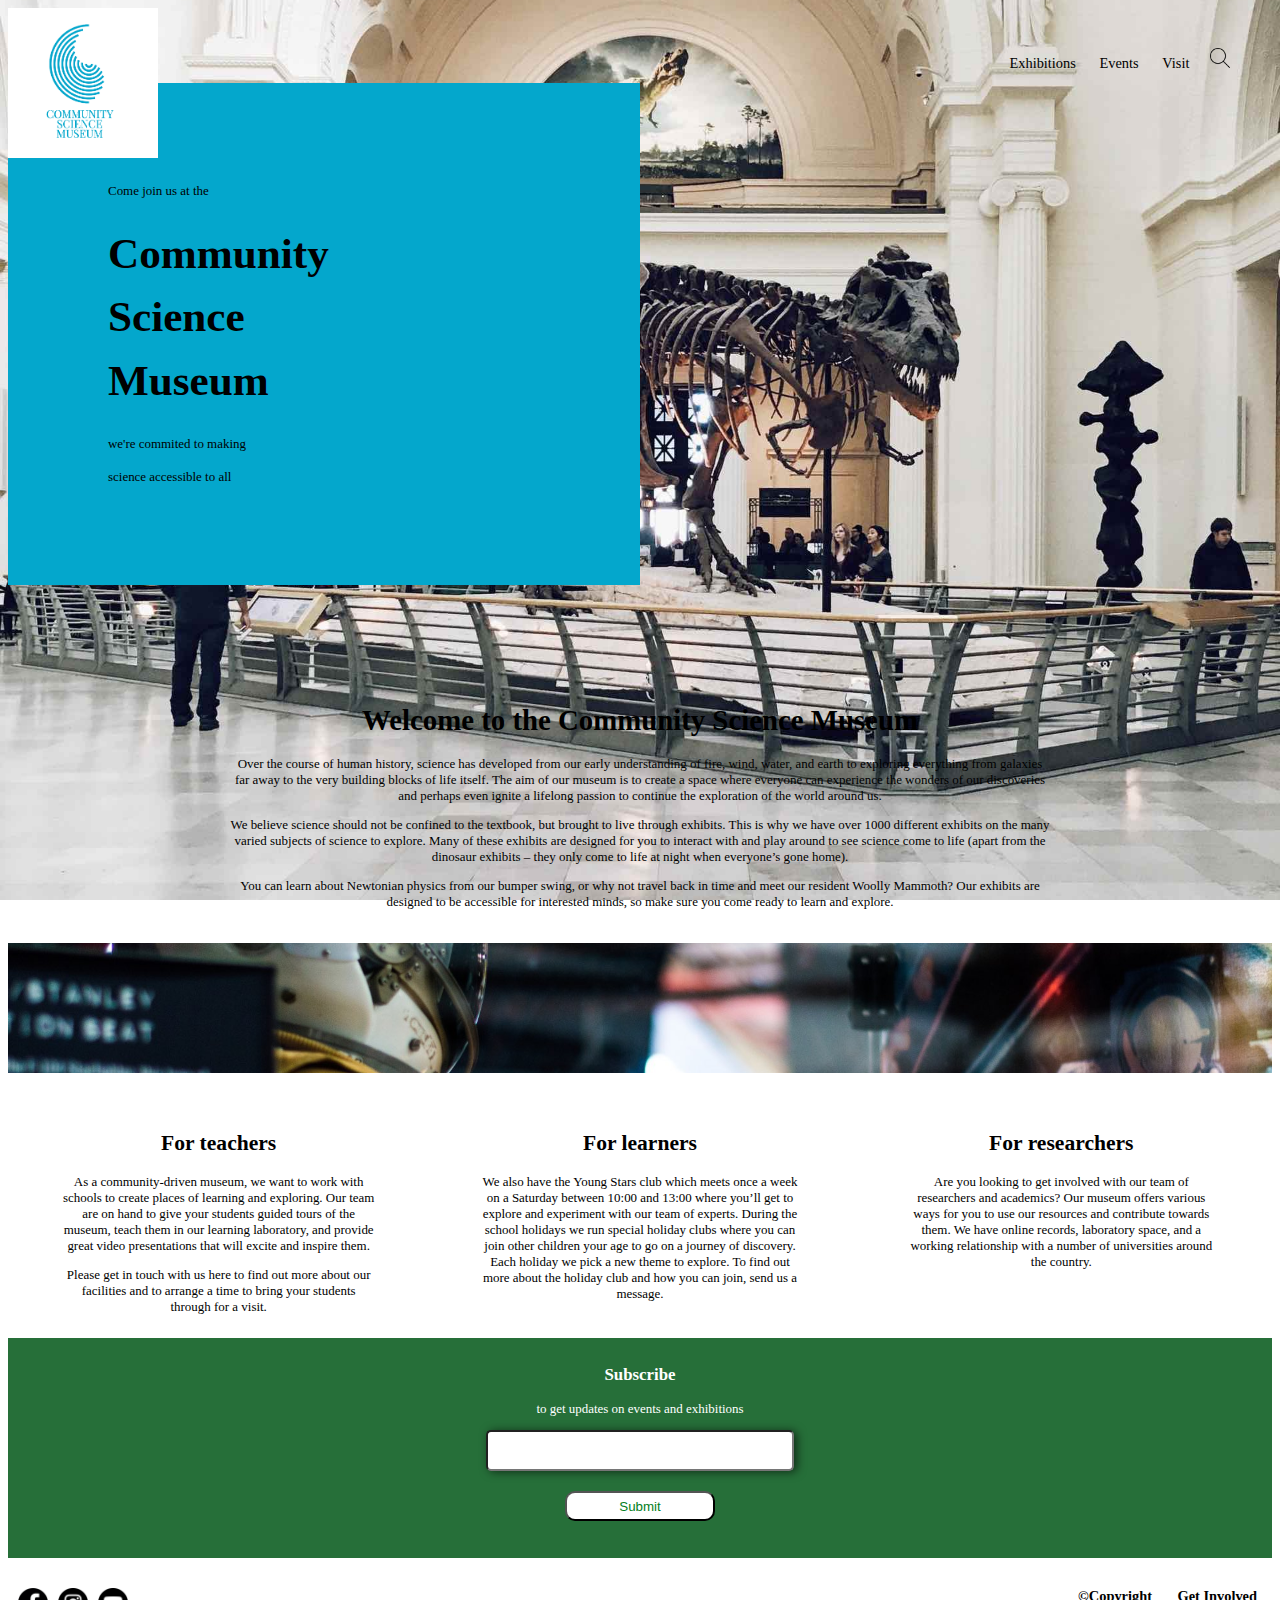
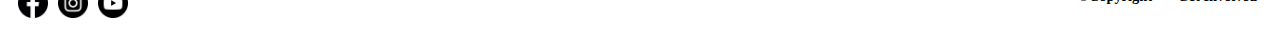
<file: index.html>
<!DOCTYPE html>
<html>
  <head>
    <title>Community Science Museum - Explore together</title>
    <meta name="description" content="we're commited to making sceince accessible to all">
    <meta name="viewport" content="width=device-width, initial-scale=1.0">
    <link href="styles.css" rel="stylesheet">
  </head>
  <body>
    <header>
      <a class="skip-main" href="#main">Skip to main content</a>
      <nav class="index">
        <a href="index.html"><img src="logo/FullLogo.png" alt="logo home" class="logo"></a>
        <label for="toggle">&#9776;</label>
        <input type="checkbox" id="toggle">
        <div class="menu">
            <a href="exhibitions.html">Exhibitions</a>
            <a href="events.html">Events</a>
            <a href="visit.html">Visit</a>
            <img src="icons/search.png" id="icon">
        </div>
      </nav>
    </header>
    <main>
      <div class="landing">
        <div class="blue">
          <p>Come join us at the</p>
          <p class="head">Community</p>
          <p class="head">Science</p>
          <p class="head">Museum</p>
          <p>we're commited to making</p>
          <p>science accessible to all</p>
        </div>
      </div>
      <div class="intro">
        <h1 id="main" tabindex="-1">Welcome to the Community Science Museum</h1>
        <p>Over the course of human history, science has developed from our early understanding of fire, wind, water, and earth to exploring everything from galaxies far away to the very building blocks of life itself. The aim of our museum is to create a space where everyone can experience the wonders of our discoveries and perhaps even ignite a lifelong passion to continue the exploration of the world around us.</p>
        <p>We believe science should not be confined to the textbook, but brought to live through exhibits. This is why we have over 1000 different exhibits on the many varied subjects of science to explore. Many of these exhibits are designed for you to interact with and play around to see science come to life (apart from the dinosaur exhibits – they only come to life at night when everyone’s gone home).</p>
        <p>You can learn about Newtonian physics from our bumper swing, or why not travel back in time and meet our resident Woolly Mammoth? Our exhibits are designed to be accessible for interested minds, so make sure you come ready to learn and explore.</p>
      </div>
      <div class="divider"></div>
      <div class="for-you">
        <div class="box">
          <h2>For teachers</h2>
          <p>As a community-driven museum, we want to work with schools to create places of learning and exploring. Our team are on hand to give your students guided tours of the museum, teach them in our learning laboratory, and provide great video presentations that will excite and inspire them.</p>
          <p>Please get in touch with us here to find out more about our facilities and to arrange a time to bring your students through for a visit.</p>
        </div>
        <div class="box">
          <h2>For learners</h2>
          <p>We also have the Young Stars club which meets once a week on a Saturday between 10:00 and 13:00 where
            you’ll get to explore and experiment with our team of experts. During the school holidays we run special holiday clubs where you can join other children your age to go on a journey of discovery. Each holiday we pick a new theme to explore. To find out more about the holiday club and how you can join, send us a message.</p>
        </div>
        <div class="box">
          <h2>For researchers</h2>
          <p>Are you looking to get involved with our team of researchers and academics? Our museum offers various ways for you to use our resources and contribute towards them. We have online records, laboratory space, and a working relationship with a number of universities around the country.</p>
        </div>
      </div>
    </main>
    <footer>
      <div class="subscribe">
        <h3>Subscribe</h3>
        <p>to get updates on events and exhibitions</p>
        <form>
          <label for="email">Subscribe</label>
          <input type="email" name="email" id="email" class="form_input">
          <input type="submit" value="Submit" class="button">
        </form>
      </div>
      <div class="social">
        <div><a href="https://www.facebook.com/noroffoslo"><img src="/icons/facebook-circular-logo-2.png"></a></div>
        <div><a href="https://www.instagram.com/noroff"><img src="/icons/instagram-2.png"></a></div>
        <div><a href="https://www.youtube.com/c/NoroffAS"><img src="/icons/youtube-2.png"></a></div>
        <div class="copy"><a href="involved.html">Get Involved</a></div>
        <div class="copy">&#169;Copyright</div>
      </div>
    </footer>
  </body>
</html>
</file>
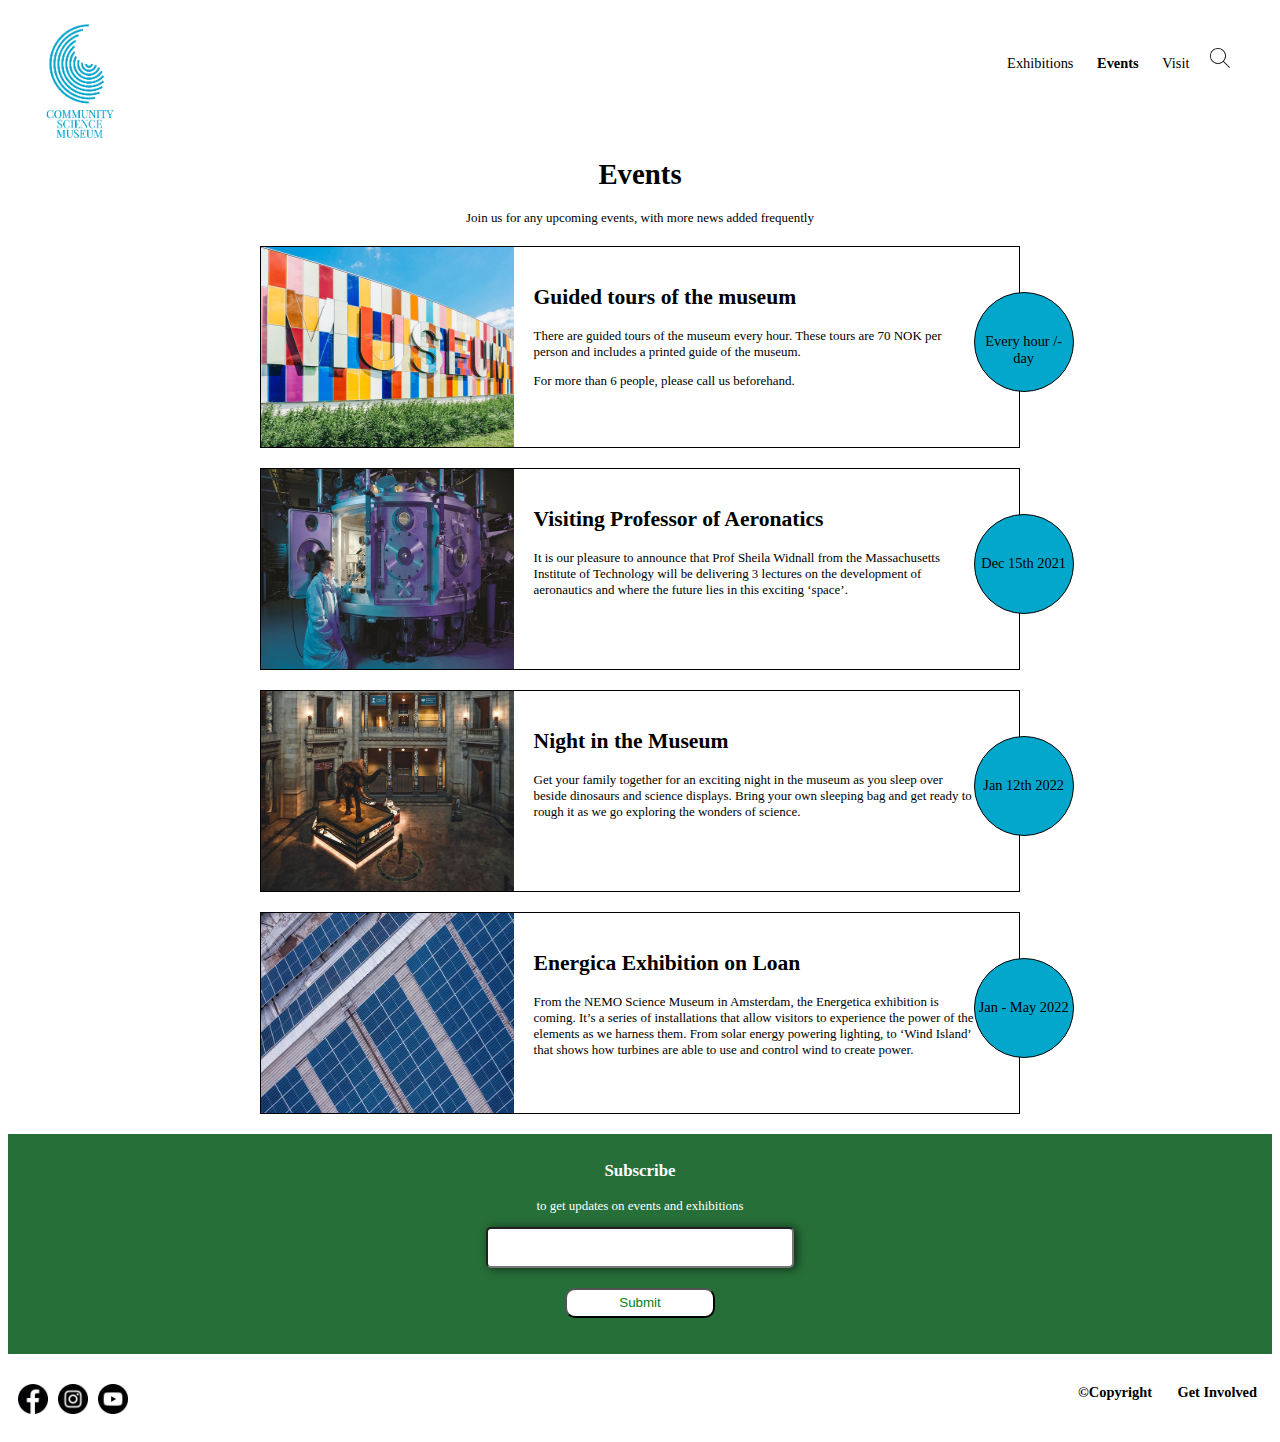
<file: events.html>
<!DOCTYPE html>
<html>
  <head>
    <title>Community Science Museum - Events</title>
    <meta name="description" content="Our upcoming and exciting events">
    <meta name="viewport" content="width=device-width, initial-scale=1.0">
    <link href="styles.css" rel="stylesheet">
  </head>
  <body>
    <header>
      <a class="skip-main" href="#main">Skip to main content</a>
      <nav>
        <a href="index.html"><img src="logo/FullLogo.png" alt="logo home" class="logo"></a>
        <label for="toggle">&#9776;</label>
        <input type="checkbox" id="toggle">
        <div class="menu">
            <a href="exhibitions.html">Exhibitions</a>
            <a href="events.html" class="active">Events</a>
            <a href="visit.html">Visit</a>
            <img src="icons/search.png" id="icon">
        </div>
      </nav>
    </header>
    <main>
      <div class="main">
        <h1 id="main" tabindex="-1">Events</h1>
        <p>Join us for any upcoming events, with more news added frequently</p>
      </div>
        <div class="event">
            <div class="img"><img src="/images/scott-webb-102825.jpg" alt="front of the museum"></div>
            <div class="text">
                <h2>Guided tours of the museum</h2>
                <p>There are guided tours of the museum every hour. These tours are 70 NOK per person and includes a printed guide of the museum.</p>
                <p>For more than 6 people, please call us beforehand.</p>
            </div>
            <div class="date">Every hour /- day</div>
        </div>
        <div class="event">
          <div class="img"><img src="/images/scientific-2040795_1280-2.jpg" alt="a woman in front of "></div>
          <div class="text">
              <h2>Visiting Professor of Aeronatics</h2>
              <p>It is our pleasure to announce that Prof Sheila Widnall from the Massachusetts Institute of Technology will be delivering 3 lectures on the development of aeronautics and where the future lies in this exciting ‘space’.</p>
          </div>
          <div class="date">Dec 15th 2021</div>
      </div>
      <div class="event">
        <div class="img"><img src="/images/roberto-nickson-396152-2.jpg" alt="the museum after closing"></div>
        <div class="text">
            <h2>Night in the Museum</h2>
            <p>Get your family together for an exciting night in the museum as you sleep over beside dinosaurs and science displays. Bring your own sleeping bag and get ready to rough it as we go exploring the wonders of science.</p>
        </div>
        <div class="date">Jan 12th 2022</div>
    </div>
    <div class="event">
      <div class="img"><img src="/images/guillherme-schneider-ecIS-bfYSG8-unsplash.jpg" alt="solar panels"></div>
      <div class="text">
          <h2>Energica Exhibition on Loan</h2>
          <p>From the NEMO Science Museum in Amsterdam, the Energetica exhibition is coming. It’s a series of installations that allow visitors to experience the power of the elements as we harness them. From solar energy powering lighting, to ‘Wind Island’ that shows how turbines are able to use and control wind to create power.</p>
      </div>
      <div class="date">Jan - May 2022</div>
  </div>
    </main>
    <footer>
      <div class="subscribe">
        <h3>Subscribe</h3>
        <p>to get updates on events and exhibitions</p>
        <form>
          <label for="email">Subscribe</label>
          <input type="email" name="email" id="email" class="form_input">
          <input type="submit" value="Submit" class="button">
        </form>
      </div>
      <div class="social">
        <div><a href="https://www.facebook.com/noroffoslo"><img src="/icons/facebook-circular-logo-2.png"></a></div>
        <div><a href="https://www.instagram.com/noroff"><img src="/icons/instagram-2.png"></a></div>
        <div><a href="https://www.youtube.com/c/NoroffAS"><img src="/icons/youtube-2.png"></a></div>
        <div class="copy"><a href="involved.html">Get Involved</a></div>
        <div class="copy">&#169;Copyright</div>
      </div>
    </footer>
  </body>
</html>
</file>
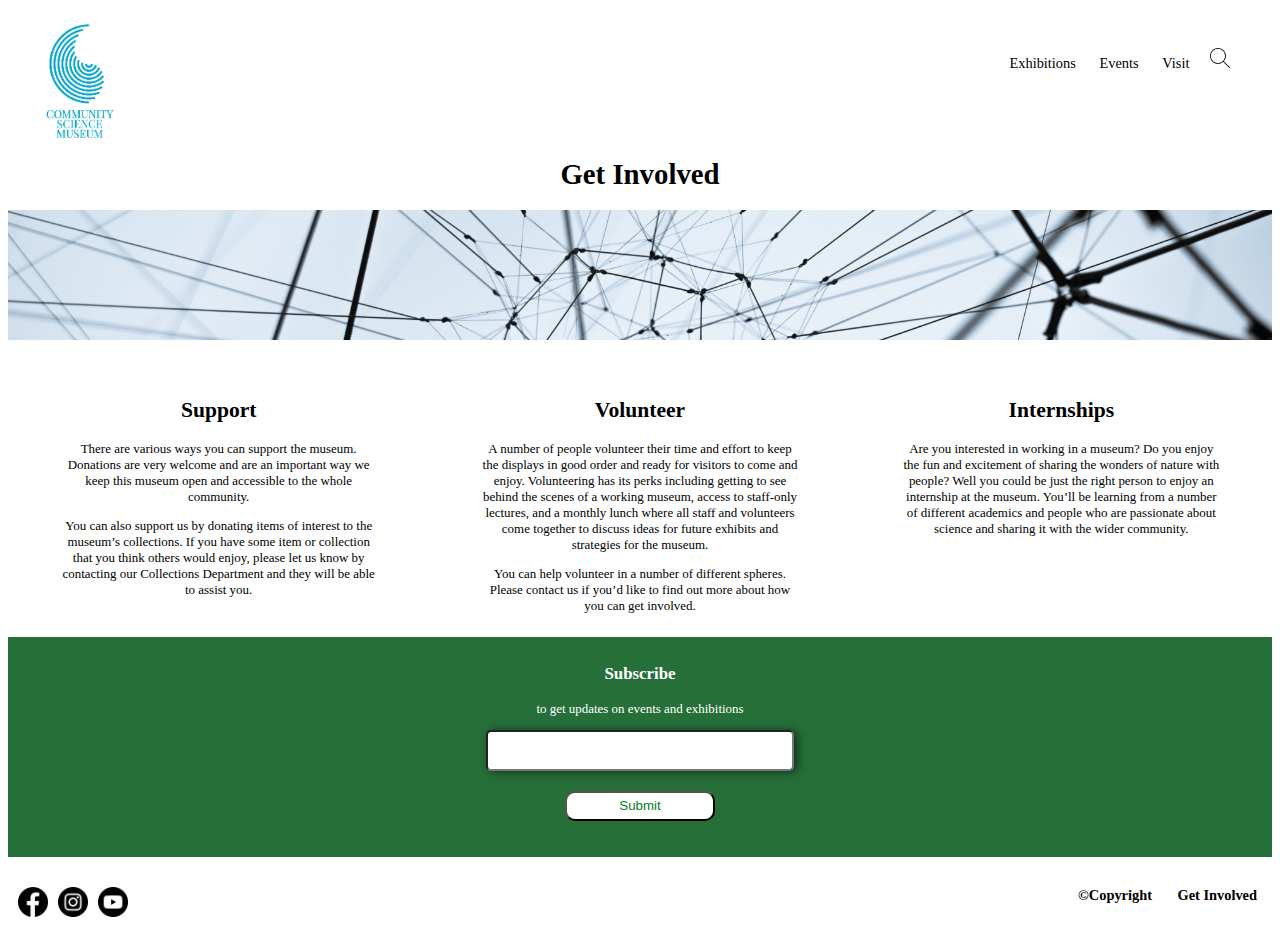
<file: involved.html>
<!DOCTYPE html>
<html>
  <head>
    <title>Community Science Museum - Get involved</title>
    <meta name="description" content="Get involved through interships and volunteer work>
    <meta name="viewport" content="width=device-width, initial-scale=1.0">
    <link href="styles.css" rel="stylesheet">
  </head>
  <body>
    <header>
      <a class="skip-main" href="#main">Skip to main content</a>
      <nav>
        <a href="index.html"><img src="logo/FullLogo.png" alt="logo home" class="logo"></a>
        <label for="toggle">&#9776;</label>
        <input type="checkbox" id="toggle">
        <div class="menu">
            <a href="exhibitions.html">Exhibitions</a>
            <a href="events.html">Events</a>
            <a href="visit.html">Visit</a>
            <img src="icons/search.png" id="icon">
        </div>
      </nav>
    </header>
    <main>
      <h1 id="main" tabindex="-1">Get Involved</h1>
      <div class="divider-involved"></div>
      <div class="for-you">
          <div class="box">
            <h2>Support</h2>
            <p>There are various ways you can support the museum. Donations are very welcome and are an important way we keep this museum open and accessible to the whole community. 
            <p>You can also support us by donating items of interest to the museum’s collections. If you have some item or collection that you think others would enjoy, please let us know by contacting our Collections Department and they will be able to assist you.</p>
            </div>
            <div class="box">
              <h2>Volunteer</h2>
              <p>A number of people volunteer their time and effort to keep the displays in good order and ready for visitors to come and enjoy. Volunteering has its perks including getting to see behind the scenes of a working museum, access to staff-only lectures, and a monthly lunch where all staff and volunteers come together to discuss ideas for future exhibits and strategies for the museum.</p>
              <p>You can help volunteer in a number of different spheres. Please contact us if you’d like to find out more about how you can get involved.</p>
            </div>
            <div class="box">
              <h2>Internships</h2>
              <p>Are you interested in working in a museum? Do you enjoy the fun and excitement of sharing the wonders of nature with people? Well you could be just the right person to enjoy an internship at the museum.
              You’ll be learning from a number of different academics and people who are passionate about science and sharing it with the wider community.</p>
            </div>
          </div>   
    </main>
    <footer>
        <div class="subscribe">
            <h3>Subscribe</h3>
            <p>to get updates on events and exhibitions</p>
            <form>
              <label for="email">Subscribe</label>
              <input type="email" name="email" id="email" class="form_input">
              <input type="submit" value="Submit" class="button">
            </form>
          </div>
          <div class="social">
            <div><a href="https://www.facebook.com/noroffoslo"><img src="/icons/facebook-circular-logo-2.png"></a></div>
            <div><a href="https://www.instagram.com/noroff"><img src="/icons/instagram-2.png"></a></div>
            <div><a href="https://www.youtube.com/c/NoroffAS"><img src="/icons/youtube-2.png"></a></div>
            <div class="copy"><a href="involved.html">Get Involved</a></div>
            <div class="copy">&#169;Copyright</div>
          </div>
    </footer>
  </body>
</html>
</file>
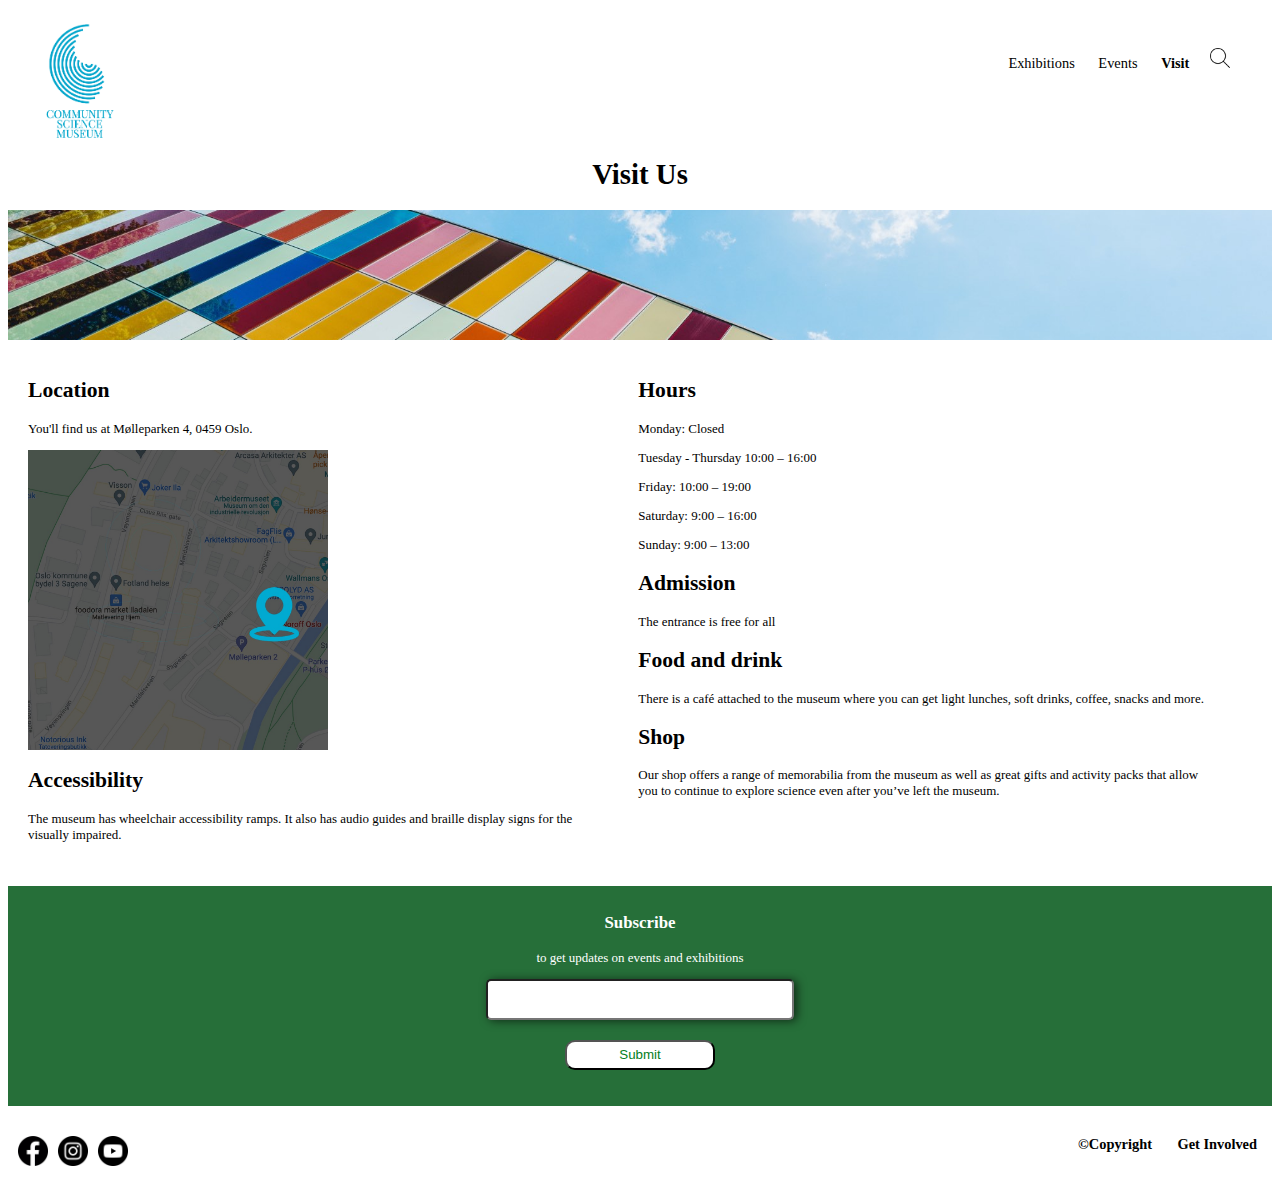
<file: visit.html>
<!DOCTYPE html>
<html>
  <head>
    <title>Community Science Museum - visit us</title>
    <meta name="description" content="Visit our museum - the admission is free for all">
    <meta name="viewport" content="width=device-width, initial-scale=1.0">
    <link href="styles.css" rel="stylesheet">
  </head>
  <body>
    <header>
      <a class="skip-main" href="#main">Skip to main content</a>
      <nav>
        <a href="index.html"><img src="logo/FullLogo.png" alt="logo home" class="logo"></a>
        <label for="toggle">&#9776;</label>
        <input type="checkbox" id="toggle">
        <div class="menu">
            <a href="exhibitions.html">Exhibitions</a>
            <a href="events.html">Events</a>
            <a href="visit.html" class="active">Visit</a>
            <img src="icons/search.png" id="icon">
        </div>
      </nav>
    </header>
    <main>
        <h1 id="main" tabindex="-1">Visit Us</h1>
        <div class="divider-visit"></div>
        <div class="location">
            <h2>Location</h2>
            <p>You'll find us at Mølleparken 4, 0459 Oslo.</p>
            <div class="map"></div>
            <h2>Accessibility</h2>
            <p>The museum has wheelchair accessibility ramps. It also has audio guides and braille display signs for the visually impaired.</p>
        </div>
        <div class="more-info">
                <h2>Hours</h2>
                <p>Monday: Closed</p>
                <p>Tuesday - Thursday 10:00 – 16:00</p>
                <p>Friday: 10:00 – 19:00</p>
                <p>Saturday: 9:00 – 16:00</p>
                <p>Sunday: 9:00 – 13:00</p>
                <h2>Admission</h2>
                <p>The entrance is free for all</p>
                <h2>Food and drink</h2>
                <p>There is a café attached to the museum where you can get light lunches, soft drinks, coffee, snacks and more.</p>
                <h2>Shop</h2>
                <p>Our shop offers a range of memorabilia from the museum as well as great gifts and activity packs that allow you to continue to explore science even after you’ve left the museum.</p>
        </div>
    </main>
    <footer>
      <div class="subscribe">
        <h3>Subscribe</h3>
        <p>to get updates on events and exhibitions</p>
        <form>
          <label for="email">Subscribe</label>
          <input type="email" name="email" id="email" class="form_input">
          <input type="submit" value="Submit" class="button">
        </form>
      </div>
      <div class="social">
        <div><a href="https://www.facebook.com/noroffoslo"><img src="/icons/facebook-circular-logo-2.png"></a></div>
        <div><a href="https://www.instagram.com/noroff"><img src="/icons/instagram-2.png"></a></div>
        <div><a href="https://www.youtube.com/c/NoroffAS"><img src="/icons/youtube-2.png"></a></div>
        <div class="copy"><a href="involved.html">Get Involved</a></div>
        <div class="copy">&#169;Copyright</div>
      </div>
    </footer>
  </body>
</html>
</file>
<file: styles.css>
@font-face {
    font-family: "Playfair Display";
    src: url("/fonts/Playfair_Display.tff") format(tff);
}
@font-face {
    font-family: "Source Sans Pro";
    src: url("/fonts/Source_Sans_Pro.ttf") format(tff);
}


body,
p {
    font-family: "Source Sans Pro";
    font-size: 0.9em;
}

.bold {
    font-weight: bold;
}

h1, 
h3 {
    font-family: "Playfair Display";
    text-align: center;
    clear: both;
}

h2 {
    font-family: "Playfair Display";
}

.head {
    font-size: 3em;
    font-weight: bold;
}

/* Skip content */

a.skip-main {
    left:-999px;
    position: absolute;
    top: auto;
    width: 1px;
    height: 1px;
    overflow: hidden;
    z-index: -999;
}

a.skip-main:focus, a.skip-main:active {
    color: #fff;
    background-color: black;
    left: auto;
    top: auto;
    overflow: auto;
    margin: 10px 35%;
    padding: 5px;
    border-radius: 15px;
    border: 4px solid yellow;
    text-align: center;
    font-size: 1.2em;
    z-index: 999;
}

/* NAVIGATION */
nav {
    text-align: right;
    height: 75px;
    line-height: 100px;
}

.index::after {
    content: "";
    background-image: url("/images/front-2.jpg");
    background-size: cover;
    background-position: right;
    transform: scaleX(-1);
    opacity: 1.0;
    top: 0;
    left: 0;
    bottom: 0;
    right: 0;
    position: absolute;
    z-index: -1;
    height: 100%;
}

nav .active {
    font-weight: bold;
}

nav a:hover {
    text-decoration: underline;
}

.logo {
    height: 150px;
    width: 150px;
    float: left;
}

.menu {
    margin: 0 30px 0 0;
    padding: 5px;
}

.menu a {
    text-decoration: none;
    margin: 0 10px;
    line-height: 50px;
    clear: left;
    color: #000;
} 

label {
    margin: 0 40px 0 0;
    font-size: 26px;
    line-height: 70px;
    display: none;
    width: 26px;
    float: right;
}

#toggle {
    display: none;
}

.menu img {
    height: 20px;
    width: 20px;
    padding: 0px 7px;
}

/* INDEX.HTML */

.landing {
    width: 100%;
    height: 100%;
}

.blue {
    background-color:#04A7CC;
    width: 50%;
    height: 100%;
    padding-top: 85px;
    padding-left: 100px;
    padding-bottom: 85px;
    box-sizing: border-box;
    line-height: 20px;
}

.intro {
    width: 65%;
    height: 50%;
    margin: auto;
    text-align: center;
    box-sizing: border-box;
    padding-top: 100px;
    padding-bottom: 20px;
}

.divider {
    height: 130px;
    width: 100%;
    background-position-y: 60%;
    background-size: cover;
    background-image: url(/images/divider-front.jpg);
}

.for-you {
    width: 100%;
    height: 30%;
    justify-content: space-around;
    display: flex;
    margin-top: 30px;
}

.box {
    width: 25%;
    height: 30%;
    display:inline-table;
    text-align: center;
    box-sizing: border-box;
    padding-top: 10px;
    padding-bottom: 10px;
}

/* Exhibitions */

.cosmology,
.evolution,
.biology,
.ai,
.ecology {
    height: 300px;
    width: 100%;
    box-sizing: border-box;
    margin-top: 100px;
    display: table;
}

.cosmology {
    background-color: #7E8E05;
}

.evolution {
    background-color: #F0B504;
}

.biology {
    background-color: #266F39;
}
.ai {
    background-color:#04A7CC;
}

.ecology {
    background-color: #CC6104;
    margin-bottom: 100px;
}

.photo-left {
    padding: 100px 0 0 8%;
    box-sizing: border-box;
    float: left;
}

.photo-right {
    float:right;
    padding: 100px 8% 0 0;
    box-sizing: border-box;
}

.exhibitions img {
    height: 200px;
    max-width: 350px;
}

.text-right {
    height: 100%;
    max-width: 30%;
    float: left;
    padding-top: 35px;
    padding-left: 12%;
}

.text-left {
    height: 100%;
    max-width: 30%;
    padding-top: 35px;
    padding-left: 12%;
    float: left;
}

/* EVENTS */

.main {
    text-align: center;
    margin-bottom: 20px;
    width: 60%;
    margin: auto;
}

.event {
    width: 60%;
    height: 200px;
    margin: auto;
    border: 1px solid #000;
    position: relative;
    margin-top: 20px ;
    margin-bottom: 20px;
    display: table;
}

.img {
    height: 100%;
    width: 33.33%;
    float: left;
}

.img img {
    height: 100%;
    width: 100%;
}

.text {
    height: 100%;
    width: 66.66%;
    float: left;
    text-align: left;
    box-sizing: border-box;
    padding: 20px 40px 0 20px;
}

.date {
    height: 100px;
    width: 100px;
    border: 1px solid #000;
    border-radius: 50%;
    text-align: center;
    background-color: #04A7CC;
    z-index: 10;
    position: absolute; 
    margin-top: 45px;
    margin-left: 94%;
    box-sizing: border-box;
    padding-top: 40px;
}

/* Get Involved */

.divider-involved {
    height: 130px;
    width: 100%;
    background-position-y: 60%;
    background-size: cover;
    background-image: url(/images/divider-involved.jpg);
}

/* VISIT */

.divider-visit {
    height: 130px;
    width: 100%;
    background-position-y: 70%;
    background-size: cover;
    background-image: url(/images/divider-visit.jpg);
}

.location, 
.more-info {
    height: 500px;
    width: 48%;
    display:inline-table;
    box-sizing: border-box;
    padding: 20px 20px 30px;
}

.map {
    height: 300px;
    width: 300px;
    background-image: url("/images/maps-edited.jpg");
    background-size: cover;
    background-position: center;
}

/* FOOTER */

.subscribe {
    background-color: #266F39;
    color: #fff;
    width: 100%;
    height: 220px;
    text-align: center;
    box-sizing: border-box;
    padding-top: 10px;
}

input[type=email] {
    height: 35px;
    width: 300px;
    margin-bottom: 20px;
    border-radius: 5px;
    box-shadow: 3px 1px 10px rgba(0,0,0,.6);
}

input[type=submit] {
    height: 30px;
    width: 150px;
    display: block;
    margin: 0 auto;
    background-color: #fff;
    color: #038022;
    border-radius: 10px;
}

.social {
    width: 100%;
    height: 80px;
    font-weight: bold;
    text-align: right;
}

.social a {
    color: #000;
    text-decoration: none;
}

.social img {
    height: 30px;
    width: 30px;
    float: left;
    margin: 30px 0px 0px 10px;
}

.copy {
    width: 90px;
    float: right;
    display: inline;
    padding-top:30px;
    padding-right: 5px;
    margin-right: 10px;
}

/* MEDIA */

@media only screen and (max-width: 700px) {
    .blue {
        width: 100%;
        height: 100%;
    }

    .location, 
    .more-info {
        width: 100%;
        display:inline-table;
    }

    .photo-left {
        padding-top: 20px;
        width: 50%;
        height: 20%;
        margin: auto;
    }
    
    .photo-right {
        padding: 20px 15% 0 0;
    }

    .text-right {
        height: 100%;
        max-width: 60%;
        padding-left: 20%;
    }
    
    .text-left {
        height: 100%;
        width: 60%;
    }

}

@media only screen and (max-width: 600px) {

    label {
        display:contents;
        cursor: pointer;
    }

    .menu {
        text-align: center;
        width: 100%;
        display: none;
        background-color: #fff;
        z-index: 100;
        position: absolute;
    }

    .menu a {
        display: block;
        margin: 0;
        border-bottom: 1px solid #000;
    }

    #toggle:checked + .menu {
        display: block;
    }

    .subscribe label {
        display: none;
    }

    .for-you {
        width: auto;
        display: grid;
        margin: 0px 20px;
    }
    
    .box {
        width: 100%;
        height: 30%;
        display:inline-table;
        text-align: center;
        box-sizing: border-box;
        padding: 10px 0px;
    }

    /* Events */
    
    .event {
        width: 75%;
    }
    
    .img {
        height: 25%;
        width: 100%;
        margin: auto;
    }
    
    .text {
        width: 100%;
        text-align: center;
        margin: auto;
    }
    
    .date {
        height: 75px;
        width: 75px;
        margin-top: 52%;
        margin-left: 80%;
        padding-top: 20px;
    }
}
</file>
